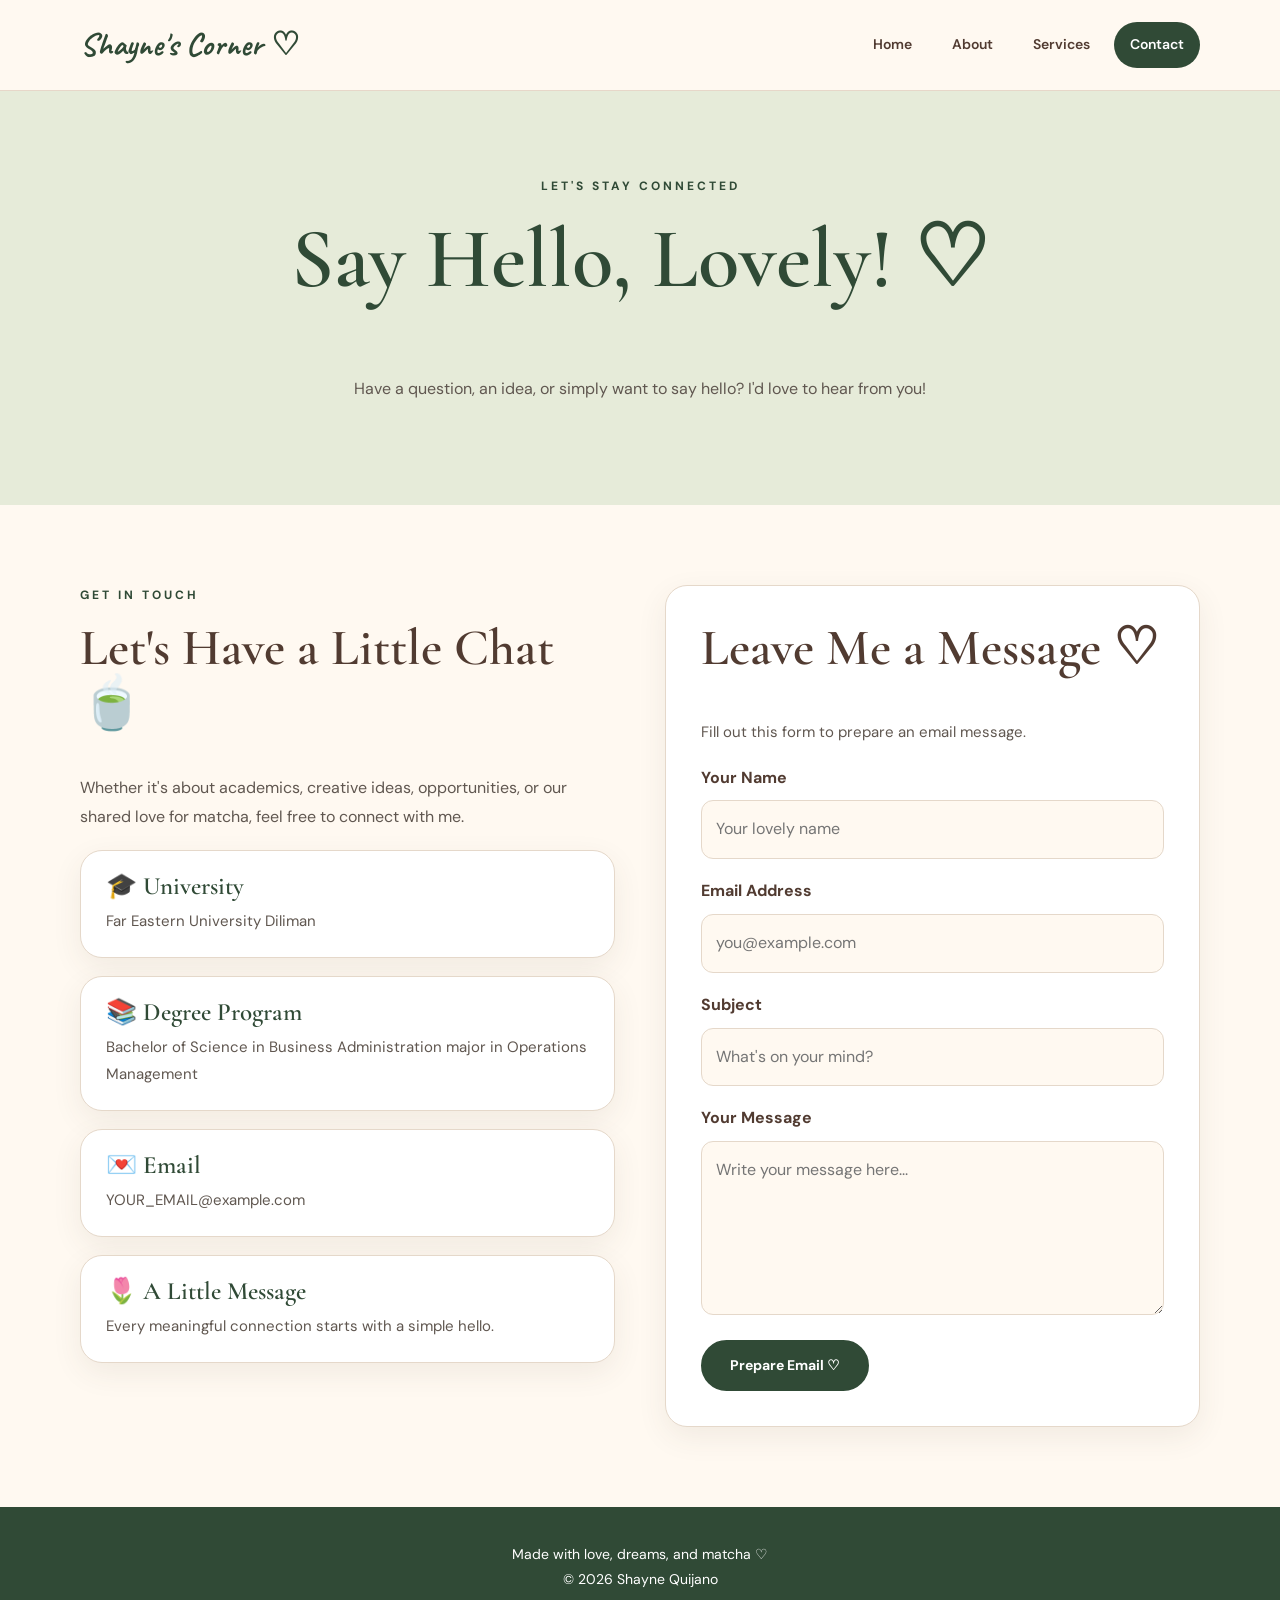
<file: contact.html>
<!DOCTYPE html>
<html lang="en">
<head>
  <meta charset="UTF-8">
  <meta name="viewport" content="width=device-width, initial-scale=1.0">
  <title>Contact | Shayne Quijano</title>
  <link rel="stylesheet" href="css/style.css">
</head>

<body>
  <header class="site-header">
    <nav class="nav container" aria-label="Main Navigation">
      <a href="index.html" class="logo">Shayne's Corner ♡</a>

      <div class="nav-links">
        <a href="index.html">Home</a>
        <a href="about.html">About</a>
        <a href="services.html">Services</a>
        <a href="contact.html" class="active" aria-current="page">
          Contact
        </a>
      </div>
    </nav>
  </header>

  <main>
    <section class="page-banner">
      <span class="eyebrow">LET'S STAY CONNECTED</span>

      <h1>Say Hello, Lovely! ♡</h1>

      <p>
        Have a question, an idea,
        or simply want to say hello?
        I'd love to hear from you!
      </p>
    </section>

    <section class="section container contact-layout">
      <div class="contact-info">
        <span class="eyebrow">GET IN TOUCH</span>

        <h2>Let's Have a Little Chat 🍵</h2>

        <p>
          Whether it's about academics,
          creative ideas, opportunities,
          or our shared love for matcha,
          feel free to connect with me.
        </p>

        <div class="card">
          <h3>🎓 University</h3>
          <p>Far Eastern University Diliman</p>
        </div>

        <div class="card">
          <h3>📚 Degree Program</h3>
          <p>
            Bachelor of Science in
            Business Administration
            major in Operations Management
          </p>
        </div>

        <div class="card">
          <h3>💌 Email</h3>
          <p>YOUR_EMAIL@example.com</p>
        </div>

        <div class="card">
          <h3>🌷 A Little Message</h3>
          <p>
            Every meaningful connection
            starts with a simple hello.
          </p>
        </div>
      </div>

      <div class="contact-form card">
        <h2>Leave Me a Message ♡</h2>

        <p>
          Fill out this form to prepare
          an email message.
        </p>

        <form id="contact-form">
          <label for="name">Your Name</label>
          <input
            type="text"
            id="name"
            name="name"
            placeholder="Your lovely name"
            required
          >

          <label for="email">Email Address</label>
          <input
            type="email"
            id="email"
            name="email"
            placeholder="you@example.com"
            required
          >

          <label for="subject">Subject</label>
          <input
            type="text"
            id="subject"
            name="subject"
            placeholder="What's on your mind?"
            required
          >

          <label for="message">Your Message</label>
          <textarea
            id="message"
            name="message"
            rows="5"
            placeholder="Write your message here..."
            required
          ></textarea>

          <button class="button" type="submit">
            Prepare Email ♡
          </button>
        </form>
      </div>
    </section>
  </main>

  <footer class="footer">
    <p>Made with love, dreams, and matcha ♡</p>
    <p>© 2026 Shayne Quijano</p>
  </footer>

  <script>
    document.getElementById("contact-form")
      .addEventListener("submit", function(event) {
        event.preventDefault();

        const recipient = "YOUR_EMAIL@example.com";

        const name =
          document.getElementById("name").value;

        const email =
          document.getElementById("email").value;

        const subject =
          document.getElementById("subject").value;

        const message =
          document.getElementById("message").value;

        const emailSubject =
          encodeURIComponent(subject);

        const emailBody = encodeURIComponent(
          "Name: " + name +
          "\nEmail: " + email +
          "\n\nMessage:\n" + message
        );

        window.location.href =
          "mailto:" + recipient +
          "?subject=" + emailSubject +
          "&body=" + emailBody;
      });
  </script>
</body>
</html>
</file>
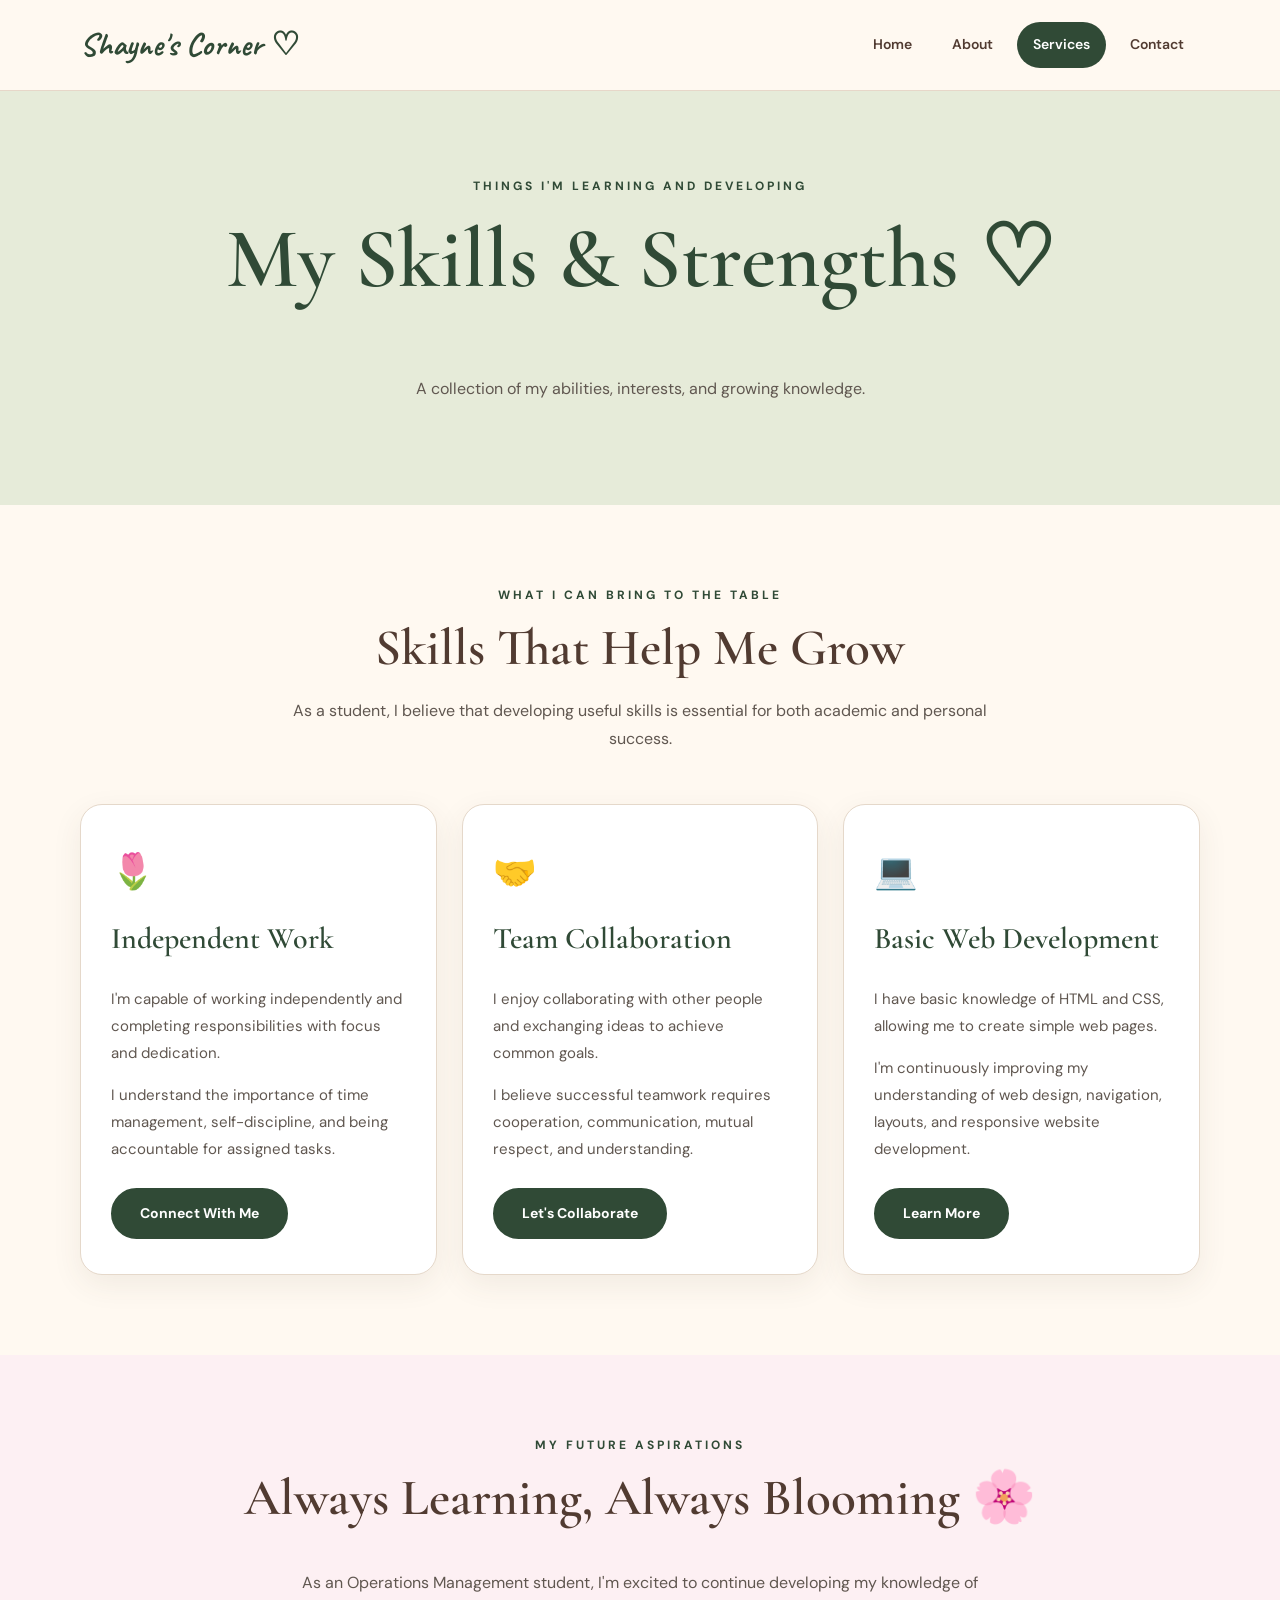
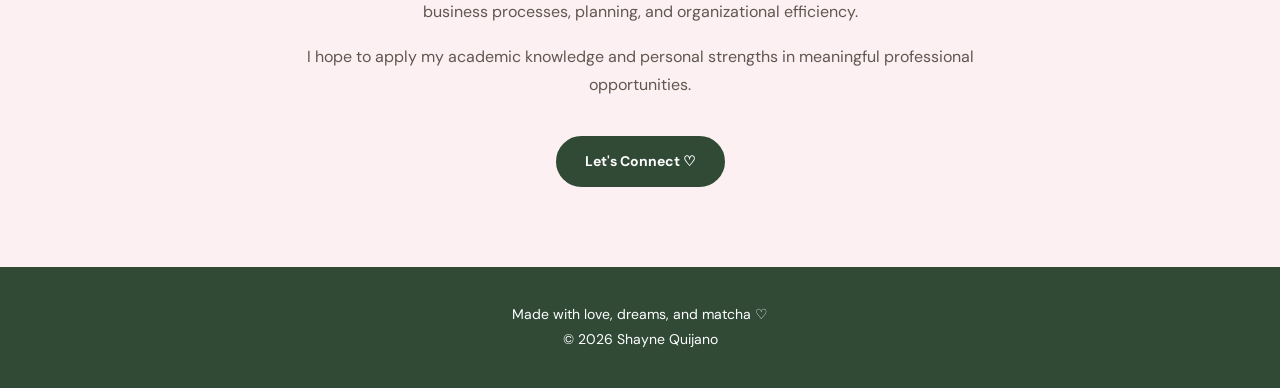
<file: services.html>
<!DOCTYPE html>
<html lang="en">
<head>
  <meta charset="UTF-8">
  <meta name="viewport" content="width=device-width, initial-scale=1.0">
  <title>My Skills | Shayne Quijano</title>
  <link rel="stylesheet" href="css/style.css">
</head>

<body>
  <header class="site-header">
    <nav class="nav container" aria-label="Main Navigation">
      <a href="index.html" class="logo">Shayne's Corner ♡</a>

      <div class="nav-links">
        <a href="index.html">Home</a>
        <a href="about.html">About</a>
        <a href="services.html" class="active" aria-current="page">
          Services
        </a>
        <a href="contact.html">Contact</a>
      </div>
    </nav>
  </header>

  <main>
    <section class="page-banner">
      <span class="eyebrow">THINGS I'M LEARNING AND DEVELOPING</span>

      <h1>My Skills & Strengths ♡</h1>

      <p>
        A collection of my abilities,
        interests, and growing knowledge.
      </p>
    </section>

    <section class="section container">
      <div class="section-heading">
        <span class="eyebrow">WHAT I CAN BRING TO THE TABLE</span>

        <h2>Skills That Help Me Grow</h2>

        <p>
          As a student, I believe that
          developing useful skills is
          essential for both academic
          and personal success.
        </p>
      </div>

      <div class="card-grid">
        <article class="card">
          <div class="card-icon">🌷</div>

          <h3>Independent Work</h3>

          <p>
            I'm capable of working
            independently and completing
            responsibilities with focus
            and dedication.
          </p>

          <p>
            I understand the importance
            of time management,
            self-discipline, and
            being accountable for
            assigned tasks.
          </p>

          <a href="contact.html" class="button">
            Connect With Me
          </a>
        </article>

        <article class="card">
          <div class="card-icon">🤝</div>

          <h3>Team Collaboration</h3>

          <p>
            I enjoy collaborating with
            other people and exchanging
            ideas to achieve common goals.
          </p>

          <p>
            I believe successful teamwork
            requires cooperation,
            communication, mutual respect,
            and understanding.
          </p>

          <a href="contact.html" class="button">
            Let's Collaborate
          </a>
        </article>

        <article class="card">
          <div class="card-icon">💻</div>

          <h3>Basic Web Development</h3>

          <p>
            I have basic knowledge
            of HTML and CSS,
            allowing me to create
            simple web pages.
          </p>

          <p>
            I'm continuously improving
            my understanding of
            web design, navigation,
            layouts, and responsive
            website development.
          </p>

          <a href="contact.html" class="button">
            Learn More
          </a>
        </article>
      </div>
    </section>

    <section class="section section-pink center-text">
      <div class="container">
        <span class="eyebrow">MY FUTURE ASPIRATIONS</span>

        <h2>Always Learning, Always Blooming 🌸</h2>

        <p>
          As an Operations Management student,
          I'm excited to continue developing
          my knowledge of business processes,
          planning, and organizational efficiency.
        </p>

        <p>
          I hope to apply my academic knowledge
          and personal strengths in meaningful
          professional opportunities.
        </p>

        <a href="contact.html" class="button">
          Let's Connect ♡
        </a>
      </div>
    </section>
  </main>

  <footer class="footer">
    <p>Made with love, dreams, and matcha ♡</p>
    <p>© 2026 Shayne Quijano</p>
  </footer>
</body>
</html>
</file>
<file: css/style.css>
/* =========================================
   SHAYNE'S CORNER
   MATCHA GARDEN • BLUSH PINK • SOFT BROWN
   ========================================= */

/* GOOGLE FONTS */

@import url('https://fonts.googleapis.com/css2?family=Caveat:wght@400;500;600;700&family=Cormorant+Garamond:wght@400;500;600;700&family=DM+Sans:wght@400;500;600;700&display=swap');

/* =========================================
   1. DESIGN TOKENS
   ========================================= */

:root {
  /* Main color roles */
  --primary: #526b4e;
  --primary-dark: #304a36;
  --primary-light: #e6ebd9;

  --pink: #f4dde3;
  --pink-light: #fdf0f3;
  --pink-accent: #9c586f;

  --brown: #7b5949;
  --brown-dark: #513b31;
  --brown-light: #e7d7c9;

  --cream: #fff9f1;
  --white: #ffffff;

  --text: #342e2a;
  --text-muted: #605750;
  --border: #e5d8ca;

  /* Spacing scale */
  --space-xs: 4px;
  --space-sm: 8px;
  --space-md: 16px;
  --space-lg: 24px;
  --space-xl: 32px;
  --space-xxl: 48px;
  --space-section: 80px;

  /* Type scale */
  --font-small: 14px;
  --font-body: 16px;
  --font-medium: 20px;
  --font-subheading: 30px;
  --font-heading: 48px;
  --font-hero: clamp(48px, 7vw, 85px);

  /* Fonts */
  --font-title: 'Cormorant Garamond', Georgia, serif;
  --font-body-family: 'DM Sans', Arial, sans-serif;
  --font-handwritten: 'Caveat', cursive;

  /* Reusable styles */
  --radius: 22px;
  --shadow: 0 10px 30px rgba(81, 59, 49, 0.08);
}

/* =========================================
   2. GLOBAL STYLES
   ========================================= */

* {
  box-sizing: border-box;
}

html {
  scroll-behavior: smooth;
}

body {
  margin: 0;
  background: var(--cream);
  color: var(--text);
  font-family: var(--font-body-family);
  font-size: var(--font-body);
  line-height: 1.8;
}

img {
  display: block;
  width: 100%;
  max-width: 100%;
}

a {
  color: inherit;
  text-decoration: none;
}

.container {
  width: min(1120px, 92%);
  margin-inline: auto;
}

h1,
h2,
h3 {
  margin-top: 0;
  color: var(--brown-dark);
  font-family: var(--font-title);
  line-height: 1.08;
}

h1 {
  font-size: var(--font-hero);
  font-weight: 600;
}

h2 {
  font-size: clamp(36px, 4vw, 52px);
  font-weight: 600;
}

h3 {
  font-size: var(--font-subheading);
  font-weight: 600;
}

p {
  margin-top: 0;
  color: var(--text-muted);
}

/* =========================================
   3. NAVIGATION
   ========================================= */

.site-header {
  background: var(--cream);
  border-bottom: 1px solid var(--brown-light);
}

.nav {
  display: flex;
  justify-content: space-between;
  align-items: center;
  gap: var(--space-lg);
  min-height: 90px;
}

.logo {
  color: var(--primary-dark);
  font-family: var(--font-handwritten);
  font-size: 32px;
  font-weight: 700;
}

.nav-links {
  display: flex;
  flex-wrap: wrap;
  align-items: center;
  gap: var(--space-sm);
}

.nav-links a {
  padding: 10px 16px;
  border-radius: 30px;
  color: var(--brown-dark);
  font-size: var(--font-small);
  font-weight: 600;
  transition: background 0.2s ease,
              color 0.2s ease;
}

/* HOVER STATE */

.nav-links a:hover {
  background: var(--pink);
  color: var(--primary-dark);
}

/* FOCUS STATE */

.nav-links a:focus {
  outline: 3px solid var(--primary);
  outline-offset: 3px;
}

/* ACTIVE PAGE */

.nav-links a.active {
  background: var(--primary-dark);
  color: var(--white);
}

/* =========================================
   4. HOMEPAGE HERO
   ========================================= */

.hero {
  display: grid;
  grid-template-columns: minmax(0, 1.15fr) minmax(0, 0.85fr);
  align-items: center;
  gap: 60px;

  padding: 80px 45px;
  margin-top: 32px;
  margin-bottom: 32px;

  border-radius: 28px;

  /* YOUR HOMEPAGE BACKGROUND IMAGE */

  background-image:
    linear-gradient(
      rgba(255, 249, 241, 0.88),
      rgba(255, 249, 241, 0.88)
    ),
    url("https://i.pinimg.com/1200x/7a/cc/32/7acc328ebcc710fc2e11add0491167c8.jpg");

  background-size: cover;
  background-position: center;
  background-repeat: no-repeat;
}

.hero-text {
  min-width: 0;
}

.hero h1 {
  margin-bottom: 25px;
}

.hero h1 span {
  color: var(--primary);
  font-style: italic;
}

.lead {
  color: var(--brown);
  font-family: var(--font-title);
  font-size: clamp(23px, 3vw, 32px);
  font-weight: 600;
  line-height: 1.3;
}

.eyebrow {
  display: block;
  margin-bottom: 15px;
  color: var(--primary-dark);
  font-size: 12px;
  font-weight: 700;
  letter-spacing: 3px;
  text-transform: uppercase;
}

/* =========================================
   5. BUTTON COMPONENT
   ========================================= */

.button-group {
  display: flex;
  flex-wrap: wrap;
  gap: 15px;
  margin-top: 30px;
}

.button {
  display: inline-block;

  padding: 13px 27px;

  border: 2px solid var(--primary-dark);
  border-radius: 50px;

  background: var(--primary-dark);
  color: var(--white);

  font-family: var(--font-body-family);
  font-size: 14px;
  font-weight: 700;
  line-height: 1.5;

  text-align: center;
  cursor: pointer;

  transition: background 0.2s ease,
              transform 0.2s ease;
}

.button:hover {
  background: var(--primary);
  transform: translateY(-2px);
}

.button:focus {
  outline: 3px solid var(--pink-accent);
  outline-offset: 3px;
}

.button-outline {
  background: transparent;
  color: var(--primary-dark);
}

.button-outline:hover {
  background: var(--primary-light);
}

/* =========================================
   6. PHOTO FRAMES
   ========================================= */

.photo-frame {
  position: relative;

  padding: 14px;

  background: var(--pink-light);
  border: 2px solid var(--brown-light);

  border-radius: 48% 48% 20px 20px;
  box-shadow: var(--shadow);
}

.photo-frame img {
  height: 420px;
  object-fit: cover;

  border-radius: 48% 48% 14px 14px;
  background: var(--brown-light);
}

.photo-label {
  position: absolute;
  bottom: -20px;
  left: 50%;

  transform: translateX(-50%);

  width: max-content;
  max-width: 90%;

  padding: 7px 20px;

  background: var(--white);
  border: 1px solid var(--brown-light);
  border-radius: 30px;

  color: var(--brown-dark);
  font-family: var(--font-handwritten);
  font-size: 24px;
  font-weight: 600;

  text-align: center;
  box-shadow: var(--shadow);
}

.matcha-photo img {
  height: 380px;
}

/* =========================================
   7. SECTIONS
   ========================================= */

.section {
  padding: var(--space-section) 0;
}

.section-pink {
  background: var(--pink-light);
}

.section-heading {
  max-width: 720px;
  margin: 0 auto 50px;
  text-align: center;
}

.section-heading h2 {
  margin-bottom: 20px;
}

.center-text {
  text-align: center;
}

.center-text p {
  max-width: 700px;
  margin-inline: auto;
}

.center-text .button {
  margin-top: 20px;
}

/* =========================================
   8. REUSABLE CARD COMPONENT
   ========================================= */

.card-grid {
  display: grid;
  grid-template-columns: repeat(3, minmax(0, 1fr));
  align-items: stretch;
  gap: 25px;
}

.card {
  min-width: 0;

  padding: 35px 30px;

  background: var(--white);
  border: 1px solid var(--border);
  border-radius: var(--radius);

  box-shadow: var(--shadow);
}

/* EVEN CARD ALIGNMENT */

.card-grid .card {
  display: flex;
  flex-direction: column;
  height: 100%;
}

.card-grid .card .button {
  margin-top: auto;
  align-self: flex-start;
}

.card-grid .card p:last-of-type {
  margin-bottom: 25px;
}

.card-icon {
  margin-bottom: 20px;
  font-size: 35px;
}

.card h3 {
  color: var(--primary-dark);
}

.card p {
  font-size: 15px;
  line-height: 1.8;
}

/* =========================================
   9. ABOUT AND INNER PAGES
   ========================================= */

.page-banner {
  padding: 85px 20px;

  background: var(--primary-light);
  text-align: center;
}

.page-banner h1 {
  color: var(--primary-dark);
}

.page-banner p {
  max-width: 680px;
  margin-inline: auto;
}

.split-layout {
  display: grid;
  grid-template-columns: minmax(0, 0.85fr) minmax(0, 1.15fr);
  align-items: center;
  gap: 65px;
}

.matcha-feature {
  display: grid;
  grid-template-columns: minmax(0, 0.9fr) minmax(0, 1.1fr);
  align-items: center;
  gap: 65px;
}

/* =========================================
   10. CONTACT PAGE
   ========================================= */

.contact-layout {
  display: grid;
  grid-template-columns: repeat(2, minmax(0, 1fr));
  align-items: start;
  gap: 50px;
}

.contact-info .card {
  margin-top: 18px;
  padding: 22px 25px;
}

.contact-info .card h3 {
  margin-bottom: 8px;
  font-size: 25px;
}

.contact-info .card p {
  margin-bottom: 0;
}

.contact-form {
  padding: 35px;
}

.contact-form label {
  display: block;
  margin: 18px 0 8px;

  color: var(--brown-dark);
  font-weight: 700;
}

.contact-form input,
.contact-form textarea {
  display: block;

  width: 100%;
  min-width: 0;

  padding: 14px;

  border: 1px solid var(--border);
  border-radius: 12px;

  background: var(--cream);
  color: var(--text);

  font: inherit;
}

.contact-form textarea {
  resize: vertical;
}

.contact-form input:focus,
.contact-form textarea:focus {
  outline: 3px solid var(--primary);
  outline-offset: 2px;
}

.contact-form .button {
  margin-top: 25px;
}

/* =========================================
   11. FOOTER
   ========================================= */

.footer {
  padding: 35px 20px;

  background: var(--primary-dark);
  text-align: center;
}

.footer p {
  margin: 0;
  color: var(--white);
  font-size: 14px;
}

/* =========================================
   12. TABLET RESPONSIVENESS
   ========================================= */

@media (max-width: 800px) {
  .nav {
    flex-direction: column;
    padding: 20px 0;
  }

  .hero,
  .split-layout,
  .matcha-feature,
  .contact-layout {
    grid-template-columns: 1fr;
    gap: 40px;
  }

  .hero {
    padding: 60px 30px;
  }

  .hero .photo-frame {
    width: min(100%, 420px);
    margin-inline: auto;
  }

  .card-grid {
    grid-template-columns: repeat(2, minmax(0, 1fr));
  }

  .section {
    padding: 60px 0;
  }
}

/* =========================================
   13. MOBILE RESPONSIVENESS — 320PX
   ========================================= */

@media (max-width: 480px) {
  .container {
    width: 92%;
  }

  .nav {
    gap: 15px;
  }

  .logo {
    font-size: 27px;
  }

  .nav-links {
    width: 100%;
    justify-content: center;
    gap: 4px;
  }

  .nav-links a {
    padding: 7px 8px;
    font-size: 12px;
  }

  .hero {
    padding: 45px 20px;
    margin-top: 20px;
    margin-bottom: 20px;
    border-radius: 18px;
  }

  .hero h1 {
    font-size: 46px;
  }

  .button-group {
    flex-direction: column;
  }

  .button-group .button {
    width: 100%;
  }

  .card-grid {
    grid-template-columns: 1fr;
  }

  .card {
    padding: 25px 22px;
  }

  .photo-frame img {
    height: 300px;
  }

  .section {
    padding: 50px 0;
  }

  .page-banner {
    padding: 60px 15px;
  }

  .contact-form {
    padding: 25px 20px;
  }

  h2 {
    font-size: 36px;
  }
}
</file>
